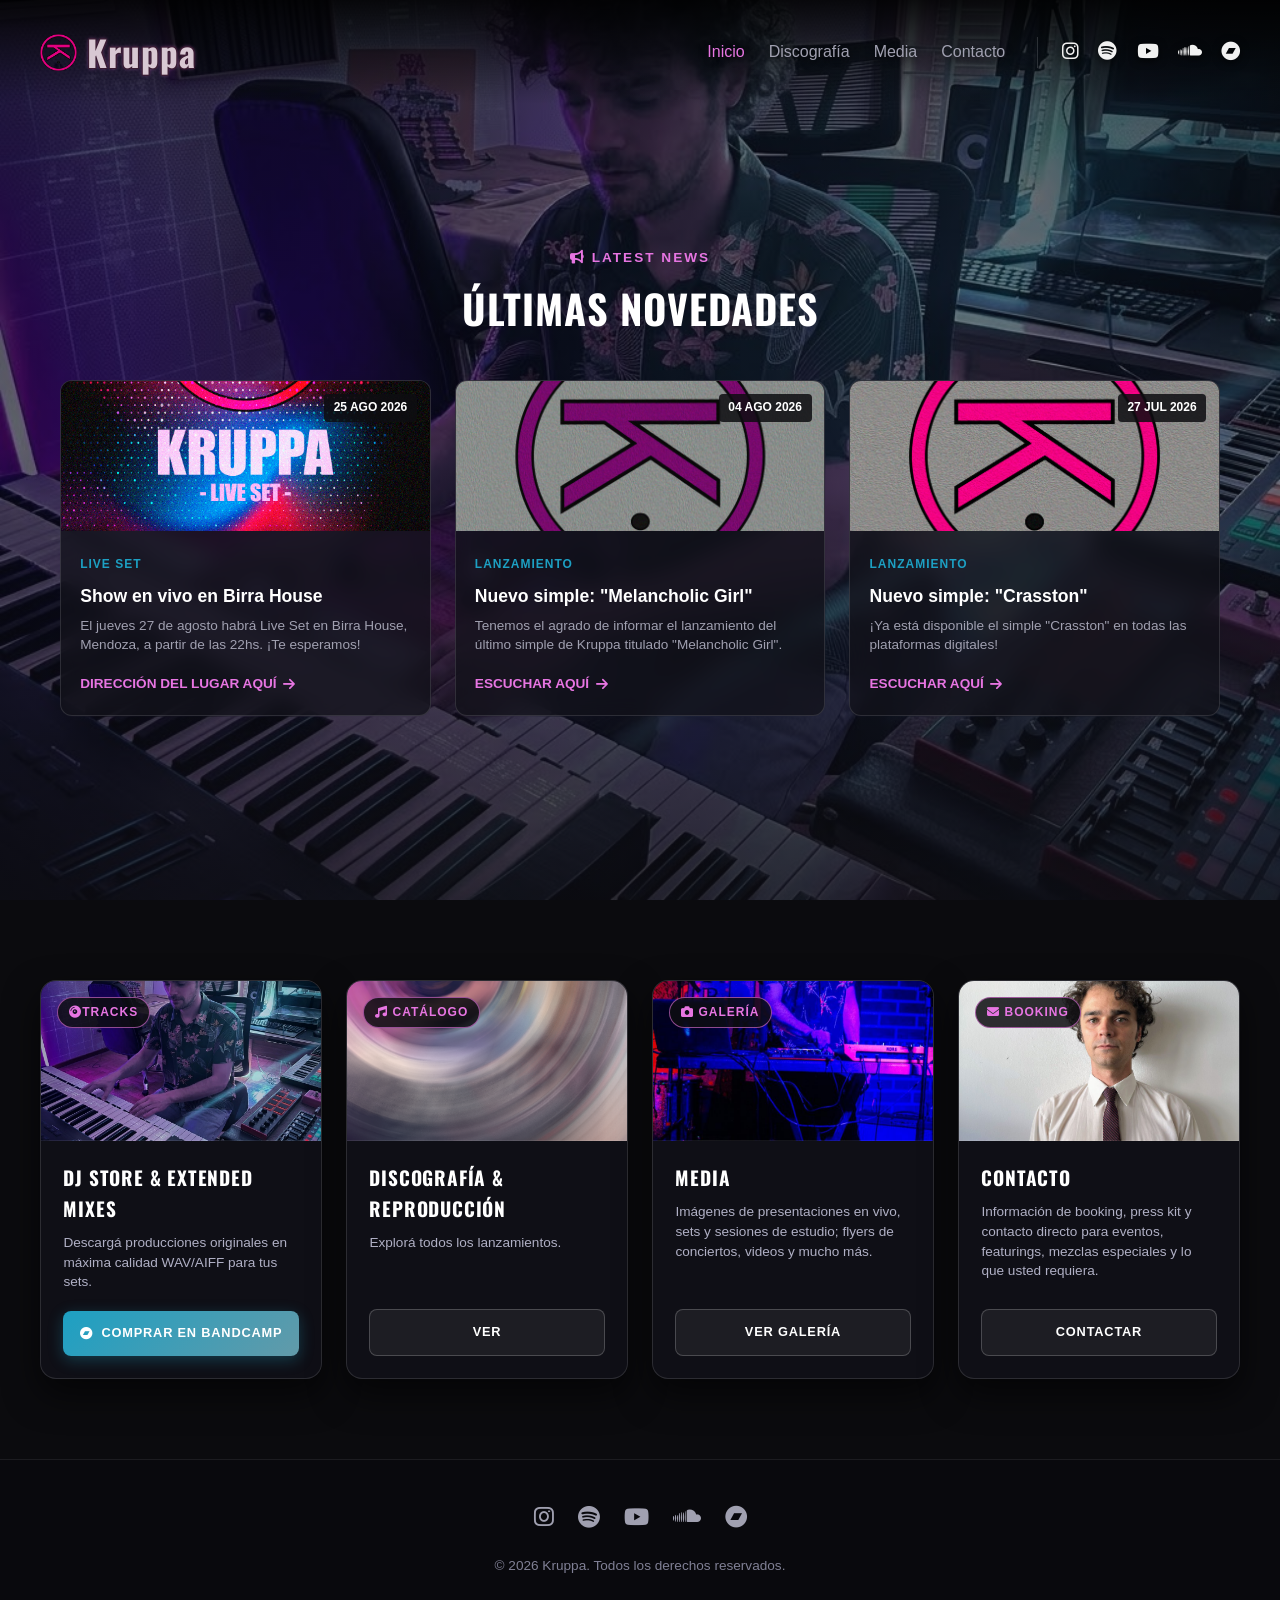
<file: index.html>
<!DOCTYPE html>
<html lang="es">

<head>
  <meta charset="UTF-8">
  <meta name="viewport" content="width=device-width, initial-scale=1.0">
  <title>KRUPPA - Official Website</title>
  <link rel="stylesheet" href="https://cdnjs.cloudflare.com/ajax/libs/font-awesome/6.5.1/css/all.min.css">
  <link rel="stylesheet" href="styles.css">
  <link rel="icon" type="image/x-icon" href="Imagenes/favicon.ico">
  <link rel="preconnect" href="https://fonts.googleapis.com">
  <link rel="preconnect" href="https://fonts.gstatic.com" crossorigin>
  <link href="https://fonts.googleapis.com/css2?family=Oswald:wght@500;700&display=swap" rel="stylesheet">
</head>

<body class="home-page">

  <!-- Header -->
  <header>
    <div class="logo">
      <a href="index.html">
        <img src="Imagenes/logo.png" alt="Logo Kruppa" class="logo-img">
        Kruppa
      </a>
    </div>
    <nav>
      <ul class="nav-links">
        <li><a href="index.html" class="activo">Inicio</a></li>
        <li><a href="discografia.html">Discografía</a></li>
        <li><a href="media.html">Media</a></li>
        <li><a href="contacto.html">Contacto</a></li>
      </ul>

      <div class="social-links">
        <a href="https://www.instagram.com/kruppa.edm" target="_blank" aria-label="Instagram"><i
            class="fa-brands fa-instagram"></i></a>
        <a href="https://open.spotify.com/intl-es/artist/4cypzofTqNhU4G3BC5UJug" target="_blank" aria-label="Spotify"><i
            class="fa-brands fa-spotify"></i></a>
        <a href="https://www.youtube.com/@kruppa7" target="_blank" aria-label="YouTube"><i
            class="fa-brands fa-youtube"></i></a>
        <a href="https://soundcloud.com/kruppa26" target="_blank" aria-label="SoundCloud"><i
            class="fa-brands fa-soundcloud"></i></a>
        <a href="https://kruppa.bandcamp.com/" target="_blank" aria-label="Bandcamp"><i
            class="fa-brands fa-bandcamp"></i></a>
      </div>
    </nav>
  </header>

  <main>
    <!-- 1. HERO CON CAROUSEL DE FONDO Y NOVEDADES ENCIMA -->
    <section class="hero">
      <!-- Fondo Animado / Slider -->
      <div class="hero-bg-slider">
        <div class="slide active" style="background-image: url('Imagenes/hero/foto1.jpg');"></div>
        <div class="slide" style="background-image: url('Imagenes/hero/foto3.JPG');"></div>
        <div class="slide" style="background-image: url('Imagenes/hero/foto4.jpg');"></div>
        <div class="slide" style="background-image: url('Imagenes/hero/foto5.jpg');"></div>
        <div class="slide" style="background-image: url('Imagenes/hero/foto6.jpg');"></div>
        <div class="slide" style="background-image: url('Imagenes/hero/foto7.jpg');"></div>
        <div class="slide" style="background-image: url('Imagenes/hero/foto8.jpg');"></div>
        <div class="slide" style="background-image: url('Imagenes/hero/foto2.png');"></div>
      </div>

      <div class="hero-overlay"></div>

      <!-- Contenido encimado sobre el carrusel: ÚLTIMAS NOVEDADES -->
      <div class="hero-content-wrapper">
        <div class="contenedor-novedades">
          <div class="encabezado-seccion">
            <span class="subtitulo-neon"><i class="fa-solid fa-bullhorn"></i> LATEST NEWS</span>
            <h2>ÚLTIMAS NOVEDADES</h2>
          </div>

          <div class="grid-novedades">
            <!-- Noticia 1 -->
            <article class="news-card">
              <div class="news-image" style="background-image: url('Imagenes/noticias/flyerbirra.jpg');">
                <span class="news-date">25 AGO 2026</span>
              </div>
              <div class="news-content">
                <span class="news-category">LIVE SET</span>
                <h3>Show en vivo en Birra House</h3>
                <p>El jueves 27 de agosto habrá Live Set en Birra House, Mendoza, a partir de las 22hs. ¡Te esperamos!
                </p>
                <a href="https://www.google.com/maps/dir//Birra+House,+Ar%C3%ADstides+Villanueva+127,+M5500+Mendoza/@-32.8716902,-68.8466428,15z/data=!4m8!4m7!1m0!1m5!1m1!1s0x967e0905c27494db:0x610bc94ea7edee4d!2m2!1d-68.8517657!2d-32.892664?entry=ttu&g_ep=EgoyMDI2MDkwOS4wIKXMDSoASAFQAw%3D%3D"
                  target="_blank" class="news-link">DIRECCIÓN DEL LUGAR AQUÍ<i class="fa-solid fa-arrow-right"></i></a>
              </div>
            </article>

            <!-- Noticia 2 -->
            <article class="news-card">
              <div class="news-image" style="background-image: url('Imagenes/melancholiccover.jpg');">
                <span class="news-date">04 AGO 2026</span>
              </div>
              <div class="news-content">
                <span class="news-category">LANZAMIENTO</span>
                <h3>Nuevo simple: "Melancholic Girl"</h3>
                <p>Tenemos el agrado de informar el lanzamiento del último simple de Kruppa titulado "Melancholic Girl".
                </p>
                <a href="https://open.spotify.com/intl-es/track/34Y8BJ5AlpPgIjSGjRU7gf?si=50a95a090c8b4a03"
                  target="_blank" class="news-link">ESCUCHAR AQUÍ<i class="fa-solid fa-arrow-right"></i></a>
              </div>
            </article>

            <!-- Noticia 3 -->
            <article class="news-card">
              <div class="news-image" style="background-image: url('Imagenes/crasstoncover.jpg');">
                <span class="news-date">27 JUL 2026</span>
              </div>
              <div class="news-content">
                <span class="news-category">LANZAMIENTO</span>
                <h3>Nuevo simple: "Crasston"</h3>
                <p>¡Ya está disponible el simple "Crasston" en todas las plataformas digitales!</p>
                <a href="https://open.spotify.com/intl-es/track/4aNlVN8943k0Tu507hemrY?si=f74c4a00ea244fb4"
                  class="news-link">ESCUCHAR AQUÍ<i class="fa-solid fa-arrow-right"></i></a>
              </div>
            </article>
          </div>
        </div>
      </div>
    </section>

    <!-- 2. SECCIÓN ACCESOS DIRECTOS -->
    <section class="seccion-accesos">
      <div class="contenedor-accesos">
        <div class="grid-accesos">
          <!-- Tarjeta 1 -->
          <article class="feature-card">
            <div class="card-image" style="background-image: url('Imagenes/hero/foto1.jpg');">
              <span class="card-badge"><i class="fa-solid fa-compact-disc"></i>TRACKS</span>
            </div>
            <div class="card-body">
              <h3>DJ STORE & EXTENDED MIXES</h3>
              <p>Descargá producciones originales en máxima calidad WAV/AIFF para tus sets.</p>
              <a href="https://kruppa.bandcamp.com/" target="_blank" class="card-btn primary">
                <i class="fa-brands fa-bandcamp"></i> COMPRAR EN BANDCAMP
              </a>
            </div>
          </article>

          <!-- Tarjeta 2 -->
          <article class="feature-card">
            <div class="card-image" style="background-image: url('Imagenes/hero/foto2.png');">
              <span class="card-badge"><i class="fa-solid fa-music"></i> CATÁLOGO</span>
            </div>
            <div class="card-body">
              <h3>DISCOGRAFÍA & REPRODUCCIÓN</h3>
              <p>Explorá todos los lanzamientos.</p>
              <a href="discografia.html" class="card-btn secondary">VER</a>
            </div>
          </article>

          <!-- Tarjeta 3 -->
          <article class="feature-card">
            <div class="card-image" style="background-image: url('Imagenes/indexgaleria.jpg');">
              <span class="card-badge"><i class="fa-solid fa-camera"></i> GALERÍA</span>
            </div>
            <div class="card-body">
              <h3>MEDIA</h3>
              <p>Imágenes de presentaciones en vivo, sets y sesiones de estudio; flyers de
                conciertos, videos y mucho más.</p>
              <a href="media.html" class="card-btn secondary">VER GALERÍA</a>
            </div>
          </article>

          <!-- Tarjeta 4 -->
          <article class="feature-card">
            <div class="card-image" style="background-image: url('Imagenes/imagencontacto.jpg');">
              <span class="card-badge"><i class="fa-solid fa-envelope"></i> BOOKING</span>
            </div>
            <div class="card-body">
              <h3>CONTACTO</h3>
              <p>Información de booking, press kit y contacto directo para eventos, featurings, mezclas especiales y lo
                que usted requiera.</p>
              <a href="contacto.html" class="card-btn secondary">CONTACTAR</a>
            </div>
          </article>
        </div>
      </div>
    </section>
  </main>

  <!-- Footer -->
  <footer>
    <div class="footer-content">
      <div class="footer-social">
        <a href="https://www.instagram.com/kruppa.edm" target="_blank" aria-label="Instagram"><i
            class="fa-brands fa-instagram"></i></a>
        <a href="https://open.spotify.com/intl-es/artist/4cypzofTqNhU4G3BC5UJug" target="_blank" aria-label="Spotify"><i
            class="fa-brands fa-spotify"></i></a>
        <a href="https://www.youtube.com/@kruppa7" target="_blank" aria-label="YouTube"><i
            class="fa-brands fa-youtube"></i></a>
        <a href="https://soundcloud.com/kruppa26" target="_blank" aria-label="SoundCloud"><i
            class="fa-brands fa-soundcloud"></i></a>
        <a href="https://kruppa.bandcamp.com/" target="_blank" aria-label="Bandcamp"><i
            class="fa-brands fa-bandcamp"></i></a>
      </div>
      <p>&copy; 2026 Kruppa. Todos los derechos reservados.</p>
    </div>
  </footer>

  <script src="script.js"></script>
</body>

</html>
</file>
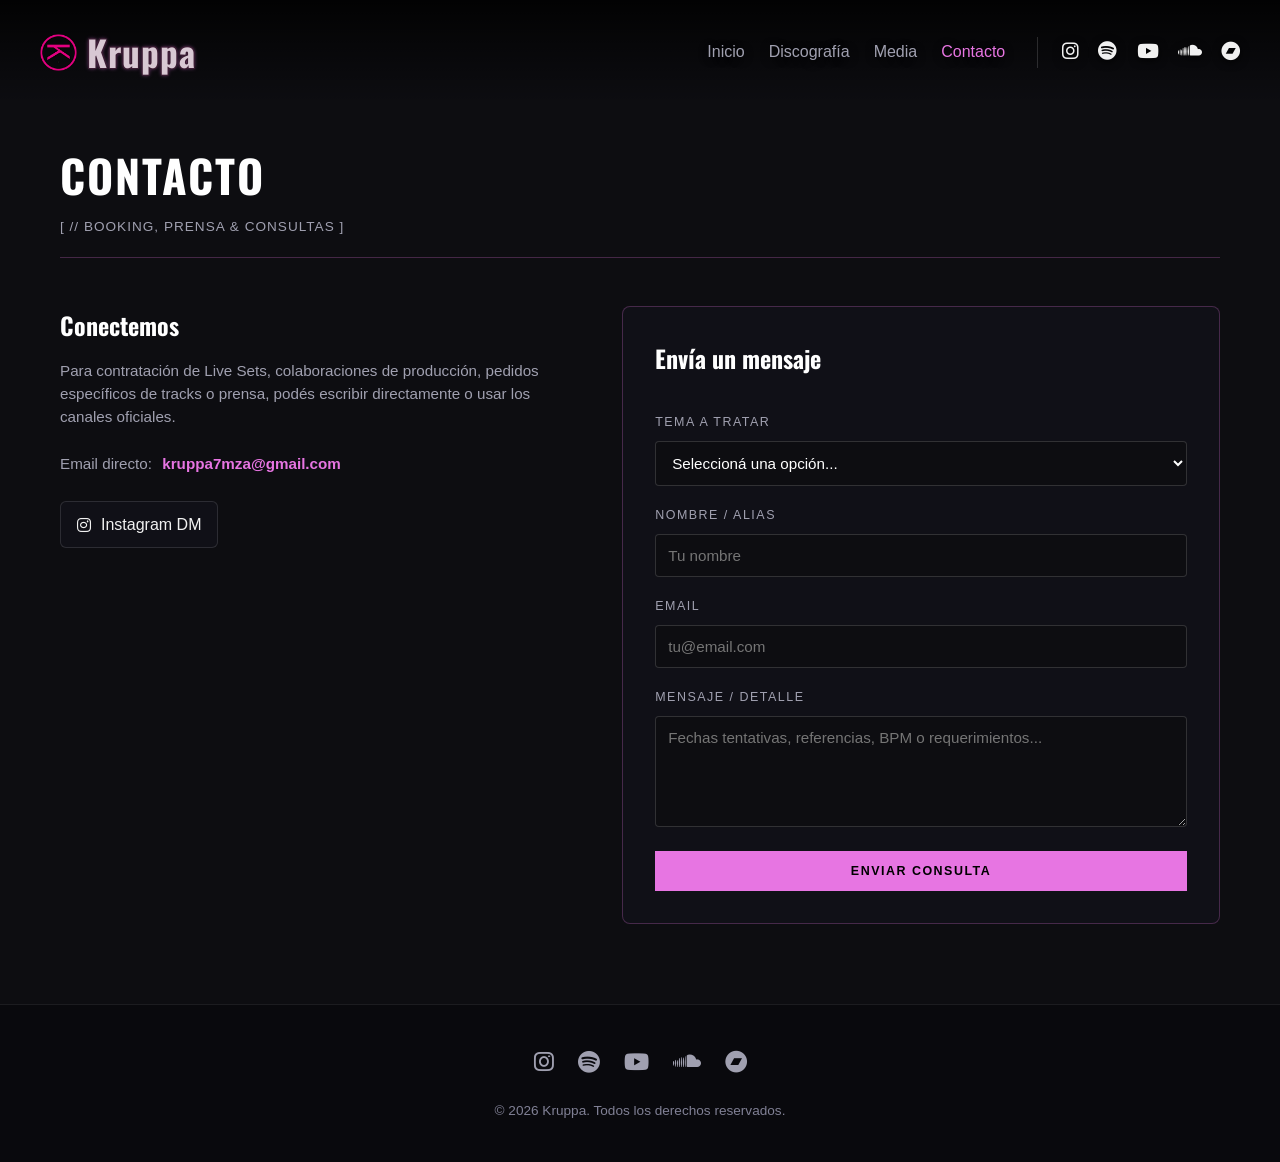
<file: contacto.html>
<!DOCTYPE html>
<html lang="es">

<head>
    <meta charset="UTF-8">
    <meta name="viewport" content="width=device-width, initial-scale=1.0">
    <title>KRUPPA - Contacto</title>
    <link rel="stylesheet" href="https://cdnjs.cloudflare.com/ajax/libs/font-awesome/6.5.1/css/all.min.css">
    <link rel="stylesheet" href="styles.css">
    <link rel="icon" type="image/x-icon" href="Imagenes/favicon.ico">
    <link rel="preconnect" href="https://fonts.googleapis.com">
    <link rel="preconnect" href="https://fonts.gstatic.com" crossorigin>
    <link href="https://fonts.googleapis.com/css2?family=Oswald:wght@500;700&display=swap" rel="stylesheet">
</head>

<body>

    <!-- Header -->
    <header>
        <div class="logo">
            <a href="index.html">
                <img src="Imagenes/logo.png" alt="Logo Kruppa" class="logo-img">
                Kruppa
            </a>
        </div>
        <nav>
            <ul class="nav-links">
                <li><a href="index.html">Inicio</a></li>
                <li><a href="discografia.html">Discografía</a></li>
                <li><a href="media.html">Media</a></li>
                <li><a href="contacto.html" class="activo">Contacto</a></li>
            </ul>

            <div class="social-links">
                <a href="https://www.instagram.com/kruppa.edm" target="_blank" aria-label="Instagram"><i
                        class="fa-brands fa-instagram"></i></a>
                <a href="https://open.spotify.com/intl-es/artist/4cypzofTqNhU4G3BC5UJug" target="_blank"
                    aria-label="Spotify"><i class="fa-brands fa-spotify"></i></a>
                <a href="https://www.youtube.com/@kruppa7" target="_blank" aria-label="YouTube"><i
                        class="fa-brands fa-youtube"></i></a>
                <a href="https://soundcloud.com/kruppa26" target="_blank" aria-label="SoundCloud"><i
                        class="fa-brands fa-soundcloud"></i></a>
                <a href="https://kruppa.bandcamp.com/" target="_blank" aria-label="Bandcamp"><i
                        class="fa-brands fa-bandcamp"></i></a>
            </div>
        </nav>
    </header>

    <!-- Main -->
    <main>
        <section class="seccion-contacto">
            <div class="contacto-header">
                <h1>Contacto</h1>
                <p>[ // BOOKING, PRENSA & CONSULTAS ]</p>
            </div>

            <div class="contacto-grid">
                <!-- Columna Izquierda: Info directa & Redes -->
                <div class="contacto-info">
                    <h2>Conectemos</h2>
                    <p>Para contratación de Live Sets, colaboraciones de producción, pedidos específicos de tracks o
                        prensa, podés escribir directamente o usar los canales oficiales.</p>

                    <div class="direct-email">
                        <span>Email directo:</span>
                        <a href="mailto:kruppa7mza@gmail.com">kruppa7mza@gmail.com</a>
                    </div>

                    <div class="contacto-sociales-list">
                        <a href="https://www.instagram.com/kruppa.edm" target="_blank" class="social-contact-item">
                            <i class="fa-brands fa-instagram"></i> <span>Instagram DM</span>
                        </a>
                    </div>
                </div>

                <!-- Columna Derecha: Formulario Zero-Backend (Formspree) -->
                <form class="contacto-form" action="https://formspree.io/f/mdeoqzer" method="POST">
                    <h2>Envía un mensaje</h2>

                    <div class="form-group">
                        <label for="asunto">Tema a tratar</label>
                        <select id="asunto" name="asunto" required class="form-select">
                            <option value="" disabled selected>Seleccioná una opción...</option>
                            <option value="contratacion">Contratación (Live Set)</option>
                            <option value="mezcla">Mezcla de track</option>
                            <option value="track-medida">Pedido de tipo específico de track</option>
                            <option value="prensa">Prensa / Comunicación</option>
                            <option value="otro">Otro</option>
                        </select>
                    </div>

                    <div class="form-group">
                        <label for="name">Nombre / Alias</label>
                        <input type="text" id="name" name="name" required placeholder="Tu nombre">
                    </div>

                    <div class="form-group">
                        <label for="email">Email</label>
                        <input type="email" id="email" name="_replyto" required placeholder="tu@email.com">
                    </div>

                    <div class="form-group">
                        <label for="message">Mensaje / Detalle</label>
                        <textarea id="message" name="message" rows="5" required
                            placeholder="Fechas tentativas, referencias, BPM o requerimientos..."></textarea>
                    </div>

                    <button type="submit" class="filter-btn active"
                        style="width: 100%; padding: 12px; margin-top: 4px;">ENVIAR CONSULTA</button>
                </form>
            </div>
        </section>
    </main>

    <!-- Footer -->
    <footer>
        <div class="footer-content">
            <div class="footer-social">
                <a href="https://www.instagram.com/kruppa.edm" target="_blank" aria-label="Instagram"><i
                        class="fa-brands fa-instagram"></i></a>
                <a href="https://open.spotify.com/intl-es/artist/4cypzofTqNhU4G3BC5UJug" target="_blank"
                    aria-label="Spotify"><i class="fa-brands fa-spotify"></i></a>
                <a href="https://www.youtube.com/@kruppa7" target="_blank" aria-label="YouTube"><i
                        class="fa-brands fa-youtube"></i></a>
                <a href="https://soundcloud.com/kruppa26" target="_blank" aria-label="SoundCloud"><i
                        class="fa-brands fa-soundcloud"></i></a>
                <a href="https://kruppa.bandcamp.com/" target="_blank" aria-label="Bandcamp"><i
                        class="fa-brands fa-bandcamp"></i></a>
            </div>
            <p>&copy; 2026 Kruppa. Todos los derechos reservados.</p>
        </div>
    </footer>

    <script src="script.js"></script>
</body>

</html>
</file>
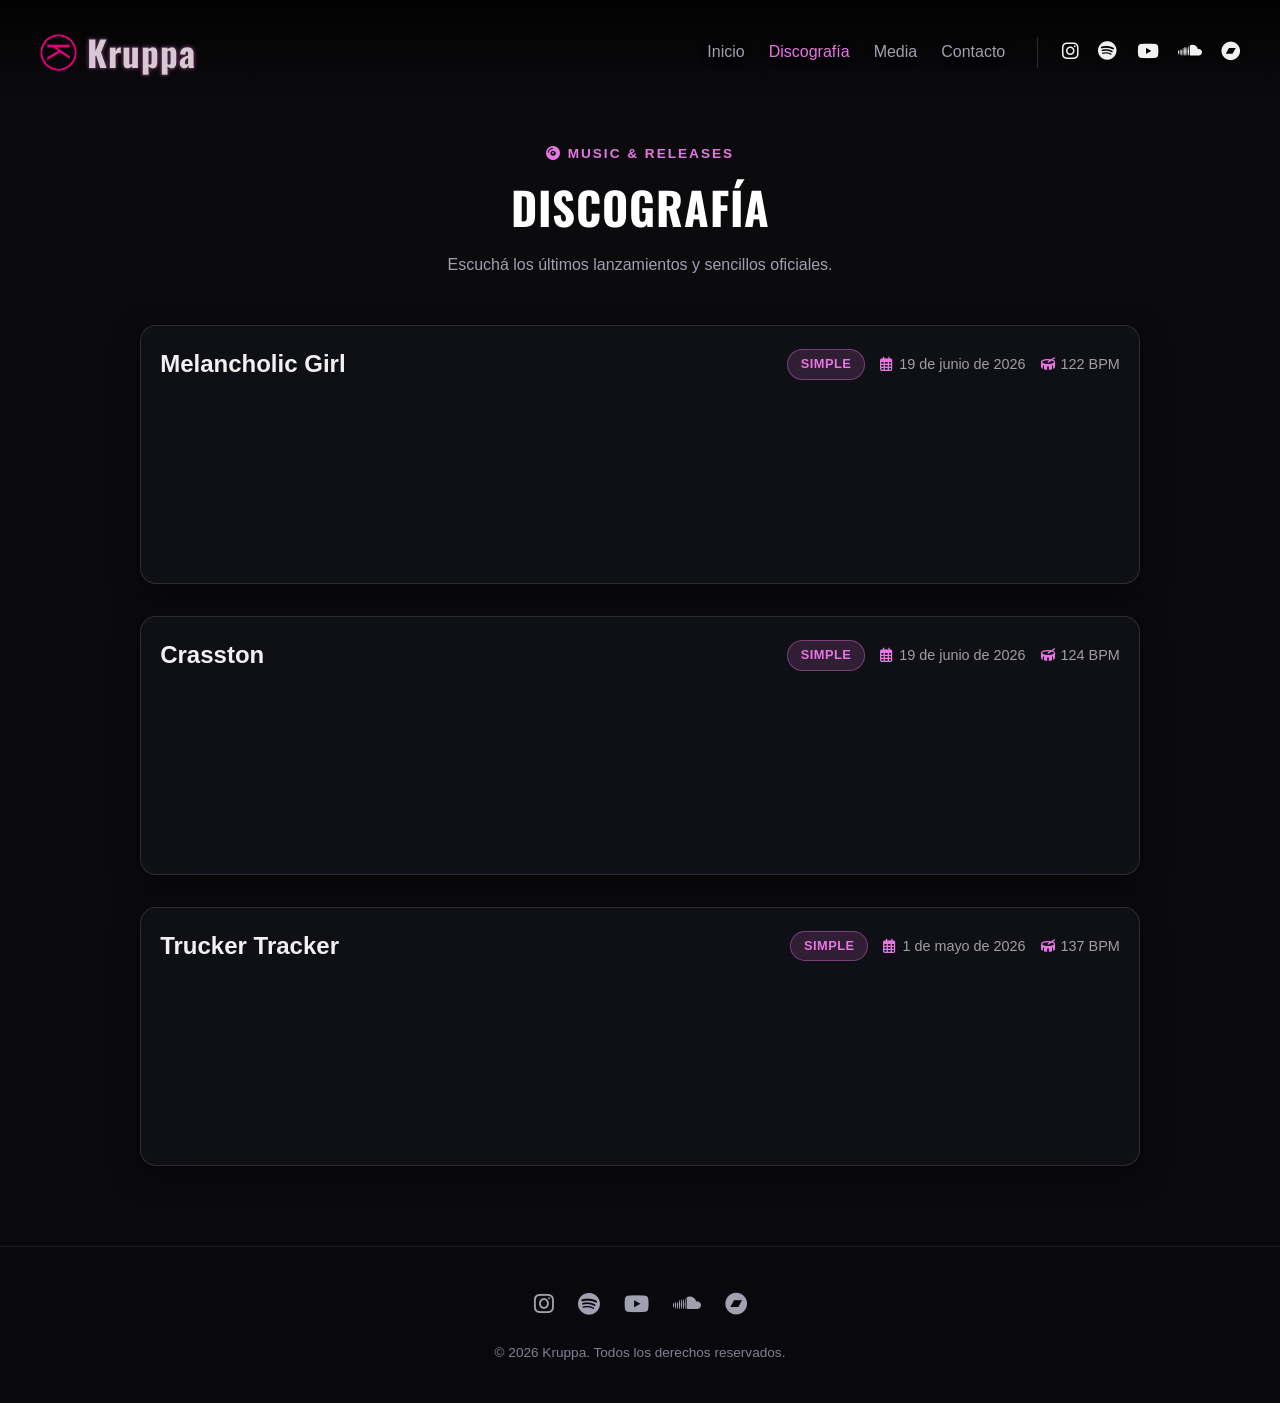
<file: discografia.html>
<!DOCTYPE html>
<html lang="es">

<head>
  <meta charset="UTF-8">
  <meta name="viewport" content="width=device-width, initial-scale=1.0">
  <title>KRUPPA - Discografía</title>
  <link rel="stylesheet" href="https://cdnjs.cloudflare.com/ajax/libs/font-awesome/6.5.1/css/all.min.css">
  <link rel="stylesheet" href="styles.css">
  <link rel="icon" type="image/x-icon" href="Imagenes/favicon.ico">
  <link rel="preconnect" href="https://fonts.googleapis.com">
  <link rel="preconnect" href="https://fonts.gstatic.com" crossorigin>
  <link href="https://fonts.googleapis.com/css2?family=Oswald:wght@500;700&display=swap" rel="stylesheet">
</head>

<body>

  <!-- Header -->
  <header>
    <div class="logo">
      <a href="index.html">
        <img src="Imagenes/logo.png" alt="Logo Kruppa" class="logo-img">
        Kruppa
      </a>
    </div>
    <nav>
      <ul class="nav-links">
        <li><a href="index.html">Inicio</a></li>
        <li><a href="discografia.html" class="activo">Discografía</a></li>
        <li><a href="media.html">Media</a></li>
        <li><a href="contacto.html">Contacto</a></li>
      </ul>

      <div class="social-links">
        <a href="https://www.instagram.com/kruppa.edm" target="_blank" aria-label="Instagram"><i
            class="fa-brands fa-instagram"></i></a>
        <a href="https://open.spotify.com/intl-es/artist/4cypzofTqNhU4G3BC5UJug" target="_blank" aria-label="Spotify"><i
            class="fa-brands fa-spotify"></i></a>
        <a href="https://www.youtube.com/@kruppa7" target="_blank" aria-label="YouTube"><i
            class="fa-brands fa-youtube"></i></a>
        <a href="https://soundcloud.com/kruppa26" target="_blank" aria-label="SoundCloud"><i
            class="fa-brands fa-soundcloud"></i></a>
        <a href="https://kruppa.bandcamp.com/" target="_blank" aria-label="Bandcamp"><i
            class="fa-brands fa-bandcamp"></i></a>
      </div>
    </nav>
  </header>

  <main>
    <section class="seccion-discografia">
      <div class="contenedor-discografia">
        <div class="encabezado-seccion">
          <span class="subtitulo-neon"><i class="fa-solid fa-compact-disc"></i> MUSIC & RELEASES</span>
          <h1>DISCOGRAFÍA</h1>
          <p class="subtitulo-seccion">Escuchá los últimos lanzamientos y sencillos oficiales.</p>
        </div>

        <div class="grid-discografia">

          <!-- Lanzamiento: Melancholic Girl -->
          <article class="disco-card">
            <div class="disco-detalles">
              <div class="disco-info-header">
                <h2>Melancholic Girl</h2>
                <div class="disco-meta-wrapper">
                  <div class="disco-meta">
                    <span class="badge">SIMPLE</span>
                    <span><i class="fa-regular fa-calendar-days"></i> 19 de junio de 2026</span>
                    <span><i class="fa-solid fa-drum"></i> 122 BPM</span>
                  </div>
                </div>
              </div>

              <!-- Reproductor con portada nativa de Spotify -->
              <div class="spotify-container">
                <iframe data-testid="embed-iframe" style="border-radius:12px"
                  src="https://open.spotify.com/embed/track/34Y8BJ5AlpPgIjSGjRU7gf?utm_source=generator&si=c22116799ced493f"
                  width="100%" height="152" frameBorder="0" allowfullscreen=""
                  allow="autoplay; clipboard-write; encrypted-media; fullscreen; picture-in-picture"
                  loading="lazy"></iframe>
              </div>
            </div>
          </article>

          <!-- Lanzamiento 2: Crasston -->
          <article class="disco-card">
            <div class="disco-detalles">
              <div class="disco-info-header">
                <h2>Crasston</h2>
                <div class="disco-meta-wrapper">
                  <div class="disco-meta">
                    <span class="badge">SIMPLE</span>
                    <span><i class="fa-regular fa-calendar-days"></i>19 de junio de 2026</span>
                    <span><i class="fa-solid fa-drum"></i> 124 BPM</span>
                  </div>
                </div>
              </div>

              <!-- Reproductor con portada nativa de Spotify -->
              <div class="spotify-container">
                <iframe data-testid="embed-iframe" style="border-radius:12px"
                  src="https://open.spotify.com/embed/track/4aNlVN8943k0Tu507hemrY?utm_source=generator&si=5df68e806e914d01"
                  width="100%" height="152" frameBorder="0" allowfullscreen=""
                  allow="autoplay; clipboard-write; encrypted-media; fullscreen; picture-in-picture"
                  loading="lazy"></iframe>
              </div>
            </div>
          </article>

          <!-- Lanzamiento: Trucker Tracker -->
          <article class="disco-card">
            <div class="disco-detalles">
              <div class="disco-info-header">
                <h2>Trucker Tracker</h2>
                <div class="disco-meta-wrapper">
                  <div class="disco-meta">
                    <span class="badge">SIMPLE</span>
                    <span><i class="fa-regular fa-calendar-days"></i>1 de mayo de 2026</span>
                    <span><i class="fa-solid fa-drum"></i> 137 BPM</span>
                  </div>
                </div>
              </div>

              <!-- Reproductor con portada nativa de Spotify -->
              <div class="spotify-container">
                <iframe data-testid="embed-iframe" style="border-radius:12px"
                  src="https://open.spotify.com/embed/track/156mzdtitgJurBYFL5CVb0?utm_source=generator&si=8d6af170f50b40f4"
                  width="100%" height="152" frameBorder="0" allowfullscreen=""
                  allow="autoplay; clipboard-write; encrypted-media; fullscreen; picture-in-picture"
                  loading="lazy"></iframe>
              </div>
            </div>
          </article>

        </div>
      </div>
    </section>
  </main>

  <!-- Footer -->
  <footer>
    <div class="footer-content">
      <div class="footer-social">
        <a href="https://www.instagram.com/kruppa.edm" target="_blank" aria-label="Instagram"><i
            class="fa-brands fa-instagram"></i></a>
        <a href="https://open.spotify.com/intl-es/artist/4cypzofTqNhU4G3BC5UJug" target="_blank" aria-label="Spotify"><i
            class="fa-brands fa-spotify"></i></a>
        <a href="https://www.youtube.com/@kruppa7" target="_blank" aria-label="YouTube"><i
            class="fa-brands fa-youtube"></i></a>
        <a href="https://soundcloud.com/kruppa26" target="_blank" aria-label="SoundCloud"><i
            class="fa-brands fa-soundcloud"></i></a>
        <a href="https://kruppa.bandcamp.com/" target="_blank" aria-label="Bandcamp"><i
            class="fa-brands fa-bandcamp"></i></a>
      </div>
      <p>&copy; 2026 Kruppa. Todos los derechos reservados.</p>
    </div>
  </footer>

  <script src="script.js"></script>
</body>

</html>
</file>
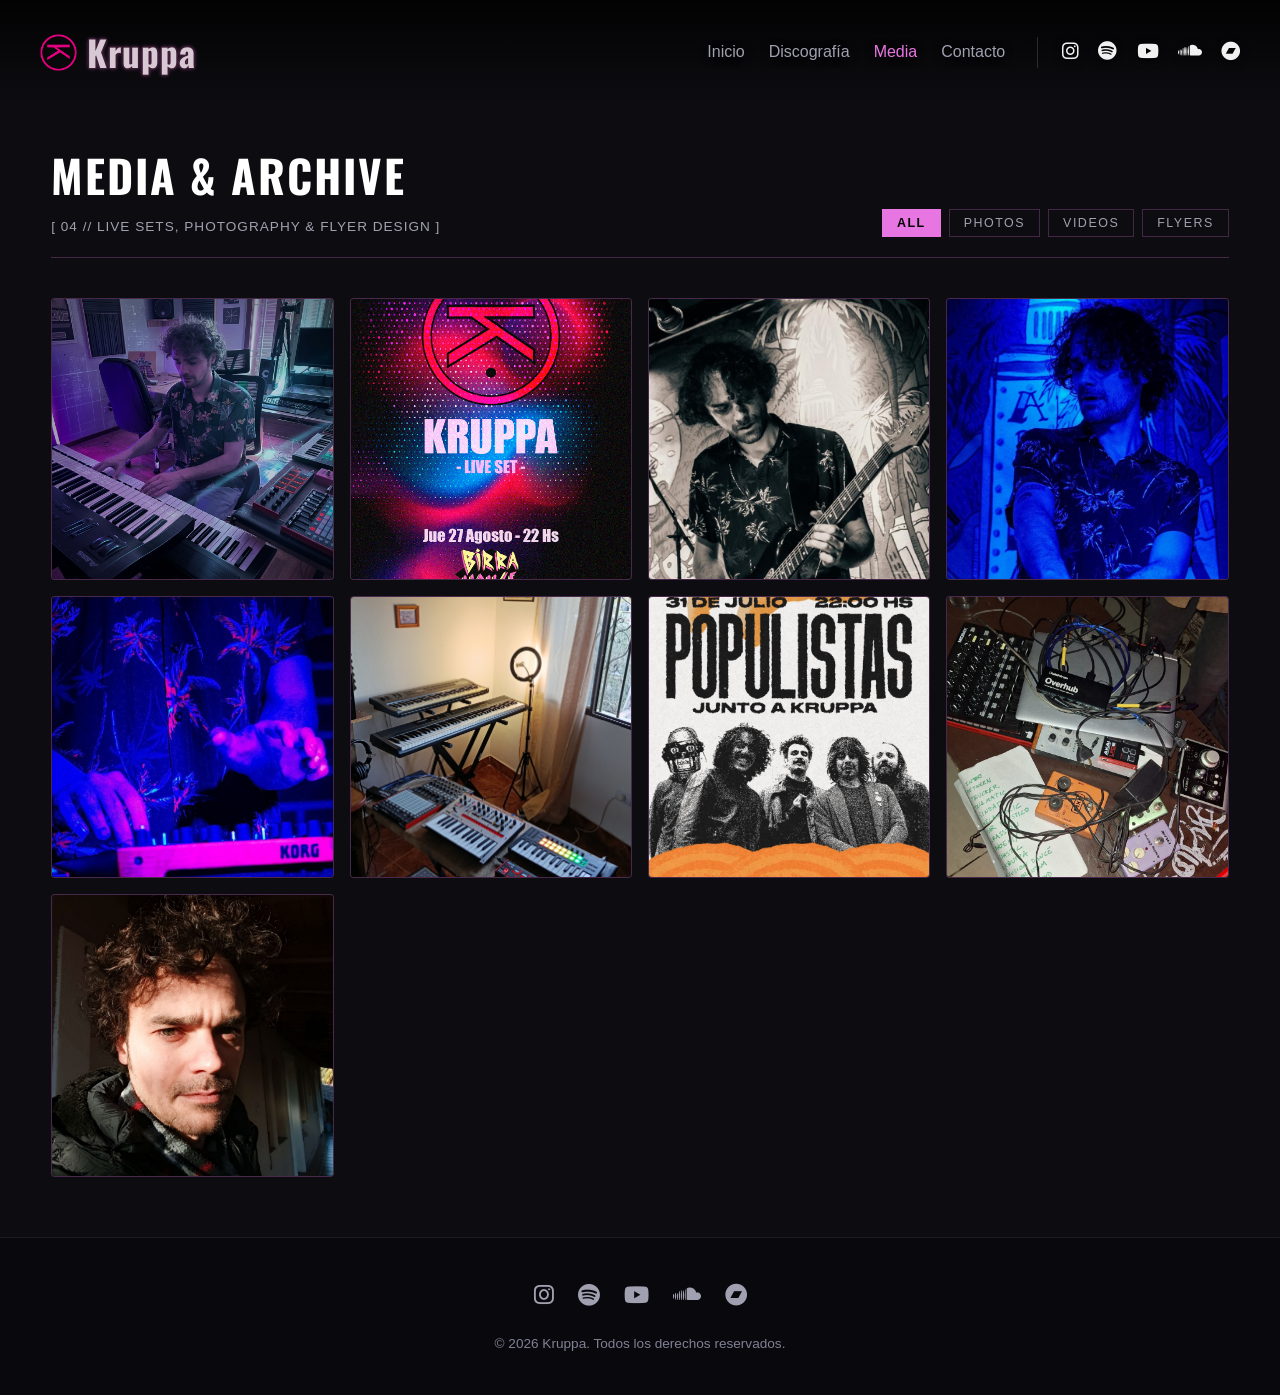
<file: media.html>
<!DOCTYPE html>
<html lang="es">

<head>
    <meta charset="UTF-8">
    <meta name="viewport" content="width=device-width, initial-scale=1.0">
    <title>KRUPPA - Media & Archive</title>
    <link rel="stylesheet" href="https://cdnjs.cloudflare.com/ajax/libs/font-awesome/6.5.1/css/all.min.css">
    <link rel="stylesheet" href="styles.css">
    <link rel="icon" type="image/x-icon" href="Imagenes/favicon.ico">
    <link rel="preconnect" href="https://fonts.googleapis.com">
    <link rel="preconnect" href="https://fonts.gstatic.com" crossorigin>
    <link href="https://fonts.googleapis.com/css2?family=Oswald:wght@500;700&display=swap" rel="stylesheet">
</head>

<body>

    <!-- Header -->
    <header>
        <div class="logo">
            <a href="index.html">
                <img src="Imagenes/logo.png" alt="Logo Kruppa" class="logo-img">
                Kruppa
            </a>
        </div>
        <nav>
            <ul class="nav-links">
                <li><a href="index.html">Inicio</a></li>
                <li><a href="discografia.html">Discografía</a></li>
                <li><a href="media.html" class="activo">Media</a></li>
                <li><a href="contacto.html">Contacto</a></li>
            </ul>

            <div class="social-links">
                <a href="https://www.instagram.com/kruppa.edm" target="_blank" aria-label="Instagram"><i
                        class="fa-brands fa-instagram"></i></a>
                <a href="https://open.spotify.com/intl-es/artist/4cypzofTqNhU4G3BC5UJug" target="_blank"
                    aria-label="Spotify"><i class="fa-brands fa-spotify"></i></a>
                <a href="https://www.youtube.com/@kruppa7" target="_blank" aria-label="YouTube"><i
                        class="fa-brands fa-youtube"></i></a>
                <a href="https://soundcloud.com/kruppa26" target="_blank" aria-label="SoundCloud"><i
                        class="fa-brands fa-soundcloud"></i></a>
                <a href="https://kruppa.bandcamp.com/" target="_blank" aria-label="Bandcamp"><i
                        class="fa-brands fa-bandcamp"></i></a>
            </div>
        </nav>
    </header>

    <main>
        <section class="seccion-media">
            <div class="media-header">
                <div class="media-title-group">
                    <h1>Media & Archive</h1>
                    <p>[ 04 // LIVE SETS, PHOTOGRAPHY & FLYER DESIGN ]</p>
                </div>
                <div class="media-filters">
                    <button class="filter-btn active" data-filter="all">All</button>
                    <button class="filter-btn" data-filter="photos">Photos</button>
                    <button class="filter-btn" data-filter="videos">Videos</button>
                    <button class="filter-btn" data-filter="flyers">Flyers</button>
                </div>
            </div>

            <div class="media-grid" id="mediaGrid">
                <!-- Renderizado dinámico vía script.js -->
            </div>
        </section>
    </main>

    <!-- Lightbox Modal -->
    <div class="lightbox" id="lightbox">
        <div class="lightbox-content">
            <div class="lightbox-media" id="lightboxMediaContainer"></div>
            <div class="lightbox-info">
                <div>
                    <span class="media-category-tag" id="lightboxCategory">TAG</span>
                    <h2 id="lightboxTitle">Title</h2>
                </div>
                <p id="lightboxDesc"></p>
                <button class="filter-btn lightbox-close" id="closeLightbox">CERRAR [X]</button>
            </div>
        </div>
    </div>

    <!-- Footer -->
    <footer>
        <div class="footer-content">
            <div class="footer-social">
                <a href="https://www.instagram.com/kruppa.edm" target="_blank" aria-label="Instagram"><i
                        class="fa-brands fa-instagram"></i></a>
                <a href="https://open.spotify.com/intl-es/artist/4cypzofTqNhU4G3BC5UJug" target="_blank"
                    aria-label="Spotify"><i class="fa-brands fa-spotify"></i></a>
                <a href="https://www.youtube.com/@kruppa7" target="_blank" aria-label="YouTube"><i
                        class="fa-brands fa-youtube"></i></a>
                <a href="https://soundcloud.com/kruppa26" target="_blank" aria-label="SoundCloud"><i
                        class="fa-brands fa-soundcloud"></i></a>
                <a href="https://kruppa.bandcamp.com/" target="_blank" aria-label="Bandcamp"><i
                        class="fa-brands fa-bandcamp"></i></a>
            </div>
            <p>&copy; 2026 Kruppa. Todos los derechos reservados.</p>
        </div>
    </footer>

    <script src="script.js"></script>
</body>

</html>
</file>
<file: styles.css>
/* Reset básico y variables */
* {
  margin: 0;
  padding: 0;
  box-sizing: border-box;
}

/* Prevenir overflow horizontal global */
html,
body {
  width: 100%;
  max-width: 100%;
  overflow-x: hidden;
}

/* Configuración global */
body {
  font-family: 'Segoe UI', Tahoma, Geneva, Verdana, sans-serif;
  background-color: #0d0d11;
  color: #f1f1f1;
  line-height: 1.6;
  display: flex;
  flex-direction: column;
  min-height: 100vh;
}

main {
  flex: 1;
  width: 100%;
  padding-top: 0;
}

/* Header */
header {
  display: flex;
  justify-content: space-between;
  align-items: center;
  padding: 1.5rem 2.5rem;
  position: absolute;
  top: 0;
  left: 0;
  width: 100%;
  z-index: 100;
  background: linear-gradient(to bottom, rgba(0, 0, 0, 0.85) 0%, rgba(0, 0, 0, 0) 100%);
  border-bottom: none;
}

/* Espaciado para páginas interiores que arrancan con main directo sin .hero */
main>section:first-of-type:not(.hero) {
  padding-top: 140px;
}

.nav-links a,
.social-links a {
  text-shadow: 0 2px 8px rgba(0, 0, 0, 0.8);
}

.logo a {
  display: flex;
  align-items: center;
  gap: 0.6rem;
  font-family: 'Oswald', 'Impact', sans-serif;
  font-size: 2.2rem;
  font-weight: 700;
  letter-spacing: 1px;
  text-decoration: none;
  color: rgba(245, 230, 240, 0.85);
  text-shadow:
    -1px -1px 0 #3a1c32,
    1px -1px 0 #3a1c32,
    -1px 1px 0 #3a1c32,
    1px 1px 0 #3a1c32,
    0px 0px 4px rgba(231, 117, 226, 0.6);
  transition: color 0.3s ease, text-shadow 0.3s ease;
}

.logo-img {
  height: 1.05em;
  /* Proporcional exacto a la altura del texto */
  width: auto;
  object-fit: contain;
}

.logo a:hover {
  color: #ffffff;
  text-shadow:
    -1px -1px 0 #3a1c32,
    1px -1px 0 #3a1c32,
    -1px 1px 0 #3a1c32,
    1px 1px 0 #3a1c32,
    0px 0px 8px rgba(231, 117, 226, 0.9);
}

nav {
  display: flex;
  align-items: center;
  gap: 2rem;
}

.nav-links {
  display: flex;
  list-style: none;
  gap: 1.5rem;
}

.nav-links a {
  color: #a0a0b0;
  text-decoration: none;
  transition: color 0.3s;
}

.nav-links a:hover,
.nav-links a.activo {
  color: #e775e2;
}

.social-links {
  display: flex;
  gap: 1.2rem;
  align-items: center;
  border-left: 1px solid rgba(255, 255, 255, 0.15);
  padding-left: 1.5rem;
}

.social-links a {
  color: #f1f1f1;
  font-size: 1.2rem;
  transition: color 0.3s, transform 0.2s;
}

.social-links a:hover {
  color: #e775e2;
  transform: translateY(-1px);
}

/* Sección Hero */
.hero {
  position: relative;
  width: 100%;
  min-height: 100vh;
  display: flex;
  align-items: center;
  justify-content: center;
  padding: 120px 20px 60px 20px;
  overflow: hidden;
}

.hero~header {
  position: absolute;
  background: linear-gradient(to bottom, rgba(0, 0, 0, 0.85) 0%, rgba(0, 0, 0, 0) 100%);
  border-bottom: none;
}

.hero-bg-slider {
  position: absolute;
  top: 0;
  left: 0;
  width: 100%;
  height: 100%;
  z-index: 1;
}

.slide {
  position: absolute;
  top: 0;
  left: 0;
  width: 100%;
  height: 100%;
  background-size: cover;
  background-position: center;
  opacity: 0;
  transform: scale(1.05);
  transition: opacity 1.5s ease-in-out, transform 6s ease-out;
}

.slide.active {
  opacity: 1;
  transform: scale(1);
}

.hero-overlay {
  position: absolute;
  top: 0;
  left: 0;
  width: 100%;
  height: 100%;
  background: linear-gradient(to bottom,
      rgba(13, 13, 17, 0.6) 0%,
      rgba(13, 13, 17, 0.45) 50%,
      rgba(13, 13, 17, 0.8) 100%);
  z-index: 2;
}

/* Contenedor Novedades */
.hero-content-wrapper {
  position: relative;
  z-index: 5;
  width: 100%;
  max-width: 1200px;
  margin: 0 auto;
  padding: 0 20px;
}

.contenedor-novedades {
  width: 100%;
  display: flex;
  flex-direction: column;
  align-items: center;
}

.encabezado-seccion {
  text-align: center;
  margin-bottom: 2.5rem;
}

.subtitulo-neon {
  color: #e775e2;
  font-size: 0.85rem;
  font-weight: 700;
  letter-spacing: 2px;
}

.encabezado-seccion h2,
.seccion-discografia .encabezado-seccion h1 {
  font-family: 'Oswald', sans-serif;
  letter-spacing: 1px;
  color: #ffffff;
  margin-top: 0.4rem;
}

.encabezado-seccion h2 {
  font-size: 2.5rem;
}

.seccion-discografia .encabezado-seccion h1 {
  font-size: 2.8rem;
}

.subtitulo-seccion {
  color: #a0a0b0;
  font-size: 1rem;
  margin-top: 0.5rem;
}

/* Grilla de Novedades */
.grid-novedades {
  width: 100%;
  display: grid;
  grid-template-columns: repeat(3, 1fr);
  gap: 1.5rem;
}

.news-card {
  background: rgba(18, 18, 26, 0.75);
  border: 1px solid rgba(255, 255, 255, 0.12);
  border-radius: 12px;
  overflow: hidden;
  backdrop-filter: blur(10px);
  transition: transform 0.3s ease, border-color 0.3s ease;
}

.news-card:hover {
  transform: translateY(-5px);
  border-color: rgba(231, 117, 226, 0.4);
}

.news-image {
  height: 150px;
  background-size: cover;
  background-position: center;
  position: relative;
}

.news-date {
  position: absolute;
  top: 0.8rem;
  right: 0.8rem;
  background: rgba(13, 13, 17, 0.85);
  padding: 0.3rem 0.6rem;
  border-radius: 4px;
  font-size: 0.75rem;
  font-weight: bold;
  color: #ffffff;
}

.news-content {
  padding: 1.2rem;
}

.news-category {
  color: #1da0c3;
  font-size: 0.75rem;
  font-weight: 700;
  letter-spacing: 1px;
}

.news-content h3 {
  font-size: 1.1rem;
  margin: 0.4rem 0;
  color: #ffffff;
}

.news-content p {
  color: #a0a0b0;
  font-size: 0.85rem;
  margin-bottom: 1rem;
  line-height: 1.4;
}

.news-link {
  color: #e775e2;
  text-decoration: none;
  font-size: 0.85rem;
  font-weight: 700;
  display: inline-flex;
  align-items: center;
  gap: 0.4rem;
  transition: gap 0.2s ease;
}

.news-link:hover {
  gap: 0.7rem;
}

/* Sección Accesos */
.seccion-accesos {
  position: relative;
  width: 100%;
  background-color: #0b0b0e;
  padding: 5rem 1.5rem;
  z-index: 10;
  display: flex;
  justify-content: center;
}

.contenedor-accesos {
  width: 100%;
  max-width: 1200px;
  margin: 0 auto;
}

.grid-accesos {
  width: 100%;
  display: grid;
  grid-template-columns: repeat(4, 1fr);
  gap: 1.5rem;
  justify-content: center;
}

.feature-card {
  width: 100%;
  background: rgba(18, 18, 26, 0.75);
  border: 1px solid rgba(255, 255, 255, 0.12);
  border-radius: 16px;
  overflow: hidden;
  backdrop-filter: blur(12px);
  box-shadow: 0 15px 35px rgba(0, 0, 0, 0.6);
  transition: transform 0.3s ease, border-color 0.3s ease, box-shadow 0.3s ease;
  display: flex;
  flex-direction: column;
}

.feature-card:hover {
  transform: translateY(-6px);
  border-color: rgba(231, 117, 226, 0.5);
  box-shadow: 0 20px 40px rgba(231, 117, 226, 0.2);
}

.card-image {
  height: 160px;
  background-size: cover;
  background-position: center;
  position: relative;
  border-bottom: 1px solid rgba(255, 255, 255, 0.08);
}

.card-badge {
  position: absolute;
  top: 1rem;
  left: 1rem;
  background: rgba(13, 13, 17, 0.85);
  border: 1px solid rgba(231, 117, 226, 0.6);
  color: #e775e2;
  font-size: 0.75rem;
  font-weight: 700;
  padding: 0.3rem 0.7rem;
  border-radius: 30px;
  letter-spacing: 1px;
}

.card-body {
  padding: 1.4rem;
  display: flex;
  flex-direction: column;
  flex-grow: 1;
}

.card-body h3 {
  font-family: 'Oswald', sans-serif;
  font-size: 1.2rem;
  color: #ffffff;
  margin-bottom: 0.5rem;
  letter-spacing: 0.8px;
}

.card-body p {
  font-size: 0.85rem;
  color: #b0b0c5;
  margin-bottom: 1.2rem;
  line-height: 1.45;
  flex-grow: 1;
}

.card-btn {
  display: inline-flex;
  align-items: center;
  justify-content: center;
  gap: 0.5rem;
  padding: 0.75rem 1rem;
  border-radius: 8px;
  font-size: 0.8rem;
  font-weight: 700;
  letter-spacing: 0.8px;
  text-decoration: none;
  transition: all 0.3s ease;
  text-transform: uppercase;
  text-align: center;
}

.card-btn.primary {
  background: linear-gradient(135deg, #1da0c3 0%, #629aa9 100%);
  color: #ffffff;
  box-shadow: 0 4px 15px rgba(29, 160, 195, 0.3);
}

.card-btn.primary:hover {
  filter: brightness(1.15);
  transform: translateY(-2px);
}

.card-btn.secondary {
  background: rgba(255, 255, 255, 0.06);
  color: #ffffff;
  border: 1px solid rgba(255, 255, 255, 0.2);
}

.card-btn.secondary:hover {
  background: rgba(255, 255, 255, 0.15);
  border-color: rgba(231, 117, 226, 0.6);
  color: #e775e2;
}

/* Sección Discografía */
.seccion-discografia {
  width: 100%;
  min-height: calc(100vh - 120px);
  padding: 60px 20px 80px 20px;
  background-color: #0b0b0e;
  display: flex;
  justify-content: center;
}

.contenedor-discografia {
  width: 100%;
  max-width: 1000px;
  margin: 0 auto;
}

.grid-discografia {
  display: flex;
  flex-direction: column;
  gap: 2rem;
  margin-top: 3rem;
  width: 100%;
}

.disco-card {
  display: flex;
  flex-direction: row;
  align-items: center;
  background: rgba(18, 18, 26, 0.75);
  border: 1px solid rgba(255, 255, 255, 0.12);
  border-radius: 16px;
  overflow: hidden;
  backdrop-filter: blur(12px);
  box-shadow: 0 10px 30px rgba(0, 0, 0, 0.5);
  transition: transform 0.3s ease, border-color 0.3s ease;
  padding: 1.2rem;
  gap: 1.5rem;
}

.disco-card:hover {
  transform: translateY(-4px);
  border-color: rgba(231, 117, 226, 0.4);
}

.disco-portada {
  width: 200px;
  height: 200px;
  min-width: 200px;
  border-radius: 12px;
  overflow: hidden;
  position: relative;
  background-color: #000;
  display: flex;
  align-items: center;
  justify-content: center;
}

.portada-img {
  width: 100%;
  height: 100%;
  object-fit: cover;
  object-position: center;
  transition: transform 0.4s ease;
}

.disco-card:hover .portada-img {
  transform: scale(1.05);
}

.disco-detalles {
  flex: 1;
  display: flex;
  flex-direction: column;
  justify-content: center;
  gap: 1rem;
}

.disco-info-text {
  display: flex;
  align-items: center;
  gap: 1rem;
  flex-wrap: wrap;
}

.disco-info-text h2 {
  font-family: 'Oswald', sans-serif;
  font-size: 1.9rem;
  color: #ffffff;
  letter-spacing: 0.5px;
  margin: 0;
}

.disco-info-header {
  display: flex;
  justify-content: space-between;
  align-items: center;
  margin-bottom: 12px;
  flex-wrap: wrap;
  gap: 10px;
}

/* Metadatos (Fecha, BPM y Badge en la misma fila) */
.disco-meta {
  display: flex;
  align-items: center;
  /* Alinea verticalmente la insignia y los textos */
  gap: 15px;
  color: #a0a0a0;
  font-size: 0.9rem;
}

.disco-meta span {
  display: flex;
  align-items: center;
  gap: 6px;
}

.disco-meta i {
  color: #e775e2;
}

.badge {
  display: inline-block;
  background: rgba(231, 117, 226, 0.15);
  border: 1px solid rgba(231, 117, 226, 0.4);
  color: #e775e2;
  font-size: 0.8rem;
  font-weight: 700;
  padding: 0.25rem 0.8rem;
  border-radius: 20px;
  letter-spacing: 0.5px;
}

.spotify-container {
  width: 100%;
}

.spotify-container iframe {
  width: 100%;
  border: none;
  display: block;
}

/* Footer */
footer {
  position: relative;
  width: 100%;
  z-index: 10;
  text-align: center;
  padding: 2.5rem 1.5rem;
  background-color: #09090d;
  border-top: 1px solid rgba(255, 255, 255, 0.08);
}

.footer-content {
  display: flex;
  flex-direction: column;
  align-items: center;
  gap: 1.2rem;
  max-width: 1200px;
  margin: 0 auto;
}

.footer-social {
  display: flex;
  justify-content: center;
  align-items: center;
  gap: 1.5rem;
}

.footer-social a {
  color: #a0a0b0;
  font-size: 1.4rem;
  transition: color 0.3s ease, transform 0.2s ease;
}

.footer-social a:hover {
  color: #e775e2;
  transform: translateY(-2px);
}

footer p {
  color: #808095;
  font-size: 0.85rem;
  font-weight: 500;
}

/* Media Queries */
@media (max-width: 1100px) {
  .grid-accesos {
    grid-template-columns: repeat(2, 1fr);
  }
}

@media (max-width: 1024px) {
  .grid-novedades {
    grid-template-columns: repeat(2, 1fr);
  }
}

@media (max-width: 768px) {
  header {
    flex-direction: column;
    gap: 0.8rem;
    padding: 1rem;
    position: relative;
    background: rgba(13, 13, 17, 0.95);
  }

  .hero~header {
    position: relative;
  }

  .hero {
    padding-top: 40px;
  }

  nav {
    flex-direction: column;
    gap: 0.8rem;
  }

  .social-links {
    border-left: none;
    padding-left: 0;
  }

  .grid-novedades,
  .grid-accesos {
    grid-template-columns: 1fr;
  }

  .seccion-discografia {
    padding-top: 40px;
  }

  .disco-card {
    flex-direction: column;
  }

  .disco-portada {
    width: 100%;
    height: 280px;
  }

  .disco-detalles {
    padding: 1.2rem;
  }
}

/* ==========================================
   SECCIÓN MEDIA & ARCHIVE (Compactada)
   ========================================== */

.seccion-media {
  width: 100%;
  max-width: 1400px;
  margin: 0 auto;
  padding: 60px 4vw 60px 4vw;
  box-sizing: border-box;
}

.media-header {
  display: flex;
  justify-content: space-between;
  align-items: flex-end;
  margin-bottom: 2.5rem;
  border-bottom: 1px solid rgba(231, 117, 226, 0.25);
  padding-bottom: 1.2rem;
  flex-wrap: wrap;
  gap: 1rem;
}

.media-title-group h1 {
  font-family: 'Oswald', sans-serif;
  font-size: 2.8rem;
  letter-spacing: 2px;
  text-transform: uppercase;
  color: #fff;
  margin: 0;
}

.media-title-group p {
  color: #a0a0b0;
  font-size: 0.85rem;
  letter-spacing: 1px;
  margin-top: 4px;
}

.media-filters {
  display: flex;
  gap: 8px;
  flex-wrap: wrap;
}

.filter-btn {
  background: transparent;
  border: 1px solid rgba(231, 117, 226, 0.25);
  color: #a0a0b0;
  padding: 6px 14px;
  font-size: 0.78rem;
  letter-spacing: 1.5px;
  text-transform: uppercase;
  cursor: pointer;
  transition: all 0.25s ease;
}

.filter-btn:hover,
.filter-btn.active {
  background: #e775e2;
  color: #000;
  border-color: #e775e2;
  font-weight: 600;
}

/* Grilla compacta adaptable (Columns auto-fill / masonry feel) */
.media-grid {
  display: grid;
  grid-template-columns: repeat(auto-fill, minmax(280px, 1fr));
  gap: 16px;
  grid-auto-flow: dense;
}

.media-item {
  position: relative;
  background: #130f18;
  border: 1px solid rgba(231, 117, 226, 0.25);
  overflow: hidden;
  cursor: pointer;
  border-radius: 4px;
  transition: transform 0.3s ease, border-color 0.3s ease;
  aspect-ratio: 1 / 1;
  /* Cambia a 4 / 3 si prefieres formato horizontal estándar */
  grid-column: span 1 !important;
  /* Fuerza a que todas ocupen 1 sola columna igual */
}

/* Opcional: Variaciones sutiles de tamaño sin romper huecos */
.media-item.span-large {
  grid-column: span 2;
}

@media (max-width: 768px) {
  .media-item.span-large {
    grid-column: span 1;
  }
}

.media-item img {
  width: 100%;
  height: 100%;
  object-fit: cover;
  transition: transform 0.5s cubic-bezier(0.16, 1, 0.3, 1), filter 0.4s ease;
}

.media-item:hover img {
  transform: scale(1.03);
  filter: brightness(1.15) contrast(1.05);
}

.media-overlay {
  position: absolute;
  inset: 0;
  background: linear-gradient(to top, rgba(10, 8, 13, 0.92) 0%, rgba(10, 8, 13, 0.2) 50%, transparent 100%);
  opacity: 0;
  transition: opacity 0.3s ease;
  display: flex;
  flex-direction: column;
  justify-content: flex-end;
  padding: 16px;
}

.media-item:hover .media-overlay {
  opacity: 1;
}

.media-category-tag {
  font-size: 0.7rem;
  letter-spacing: 1.5px;
  color: #e775e2;
  text-transform: uppercase;
  margin-bottom: 4px;
}

.media-title {
  font-size: 1rem;
  font-weight: 500;
  color: #fff;
}

/* ==========================================
   LIGHTBOX MODAL
   ========================================== */
.lightbox {
  position: fixed;
  inset: 0;
  background: rgba(10, 8, 13, 0.96);
  backdrop-filter: blur(12px);
  display: none;
  align-items: center;
  justify-content: center;
  z-index: 9999;
  padding: 20px;
  overflow-y: auto;
}

.lightbox.open {
  display: flex;
}

.lightbox-content {
  max-width: 1000px;
  width: 90vw;
  max-height: 85vh;
  display: grid;
  grid-template-columns: 1.5fr 1fr;
  background: #130f18;
  border: 1px solid rgba(231, 117, 226, 0.4);
  border-radius: 6px;
  overflow: hidden;
  box-shadow: 0 20px 50px rgba(0, 0, 0, 0.8);
}

@media (max-width: 800px) {
  .lightbox-content {
    grid-template-columns: 1fr;
    max-height: 90vh;
  }
}

.lightbox-media {
  background: #000;
  display: flex;
  align-items: center;
  justify-content: center;
  overflow: hidden;
  max-height: 70vh;
}

.lightbox-media img {
  width: 100%;
  height: 100%;
  object-fit: contain;
}

.lightbox-info {
  padding: 28px;
  display: flex;
  flex-direction: column;
  justify-content: space-between;
  overflow-y: auto;
}

#lightboxCategory {
  font-size: 0.75rem;
  letter-spacing: 1.5px;
  color: #e775e2;
  text-transform: uppercase;
  margin-bottom: 8px;
}

#lightboxTitle {
  font-family: 'Oswald', sans-serif;
  font-size: 1.8rem;
  color: #fff;
  margin-bottom: 12px;
}

#lightboxDesc {
  color: #a0a0b0;
  font-size: 0.95rem;
  margin-bottom: 24px;
}

#closeLightbox {
  background: transparent;
  border: 1px solid rgba(231, 117, 226, 0.4);
  color: #e775e2;
  padding: 8px 16px;
  font-size: 0.78rem;
  letter-spacing: 1.5px;
  text-transform: uppercase;
  cursor: pointer;
  align-self: flex-start;
  transition: all 0.25s ease;
  border-radius: 4px;
}

#closeLightbox:hover {
  background: #e775e2;
  color: #000;
}

.media-item img,
.lightbox-media img {
  user-select: none;
  -webkit-user-select: none;
  -webkit-user-drag: none;
  pointer-events: none;
  /* Evita interacción directa con el <img>, pero deja que el clic burbujee al contenedor padre para abrir el lightbox */
}

/* CONTACTO */

.seccion-contacto {
  width: 100%;
  max-width: 1200px;
  margin: 0 auto;
  padding: 60px 20px 80px 20px;
  box-sizing: border-box;
}

.contacto-header {
  border-bottom: 1px solid rgba(231, 117, 226, 0.25);
  padding-bottom: 1.2rem;
  margin-bottom: 3rem;
}

.contacto-header h1 {
  font-family: 'Oswald', sans-serif;
  font-size: 2.8rem;
  color: #fff;
  text-transform: uppercase;
  letter-spacing: 2px;
}

.contacto-header p {
  color: #a0a0b0;
  font-size: 0.85rem;
  letter-spacing: 1px;
  margin-top: 4px;
}

.contacto-grid {
  display: grid;
  grid-template-columns: 1fr 1.2fr;
  gap: 4rem;
  align-items: start;
}

@media (max-width: 768px) {
  .contacto-grid {
    grid-template-columns: 1fr;
    gap: 2.5rem;
  }
}

.contacto-info h2,
.contacto-form h2 {
  font-family: 'Oswald', sans-serif;
  font-size: 1.5rem;
  color: #fff;
  margin-bottom: 1rem;
}

.contacto-info p {
  color: #a0a0b0;
  font-size: 0.95rem;
  margin-bottom: 1.5rem;
  line-height: 1.5;
}

.direct-email {
  margin-bottom: 1.5rem;
  font-size: 0.95rem;
  color: #a0a0b0;
}

.direct-email a {
  color: #e775e2;
  text-decoration: none;
  font-weight: 600;
  margin-left: 6px;
}

.contacto-sociales-list {
  display: flex;
  flex-direction: column;
  gap: 12px;
}

.social-contact-item {
  display: inline-flex;
  align-items: center;
  gap: 10px;
  color: #f1f1f1;
  text-decoration: none;
  background: rgba(18, 18, 26, 0.75);
  border: 1px solid rgba(255, 255, 255, 0.12);
  padding: 10px 16px;
  border-radius: 6px;
  transition: all 0.25s ease;
  width: fit-content;
}

.social-contact-item:hover {
  border-color: #e775e2;
  color: #e775e2;
}

.contacto-form {
  background: rgba(18, 18, 26, 0.75);
  border: 1px solid rgba(231, 117, 226, 0.25);
  padding: 32px;
  border-radius: 8px;
  display: flex;
  flex-direction: column;
  gap: 20px;
}

.form-group {
  display: flex;
  flex-direction: column;
  gap: 8px;
}

.form-group label {
  font-size: 0.78rem;
  letter-spacing: 1.5px;
  text-transform: uppercase;
  color: #a0a0b0;
}

.form-group input,
.form-group textarea,
.form-select {
  background: #0d0d11;
  border: 1px solid rgba(255, 255, 255, 0.15);
  border-radius: 4px;
  padding: 12px;
  color: #fff;
  font-family: inherit;
  font-size: 0.95rem;
  outline: none;
  transition: border-color 0.25s ease;
  width: 100%;
  box-sizing: border-box;
}

.form-select option {
  background: #130f18;
  color: #fff;
}

.form-group input:focus,
.form-group textarea:focus,
.form-select:focus {
  border-color: #e775e2;
}
</file>
